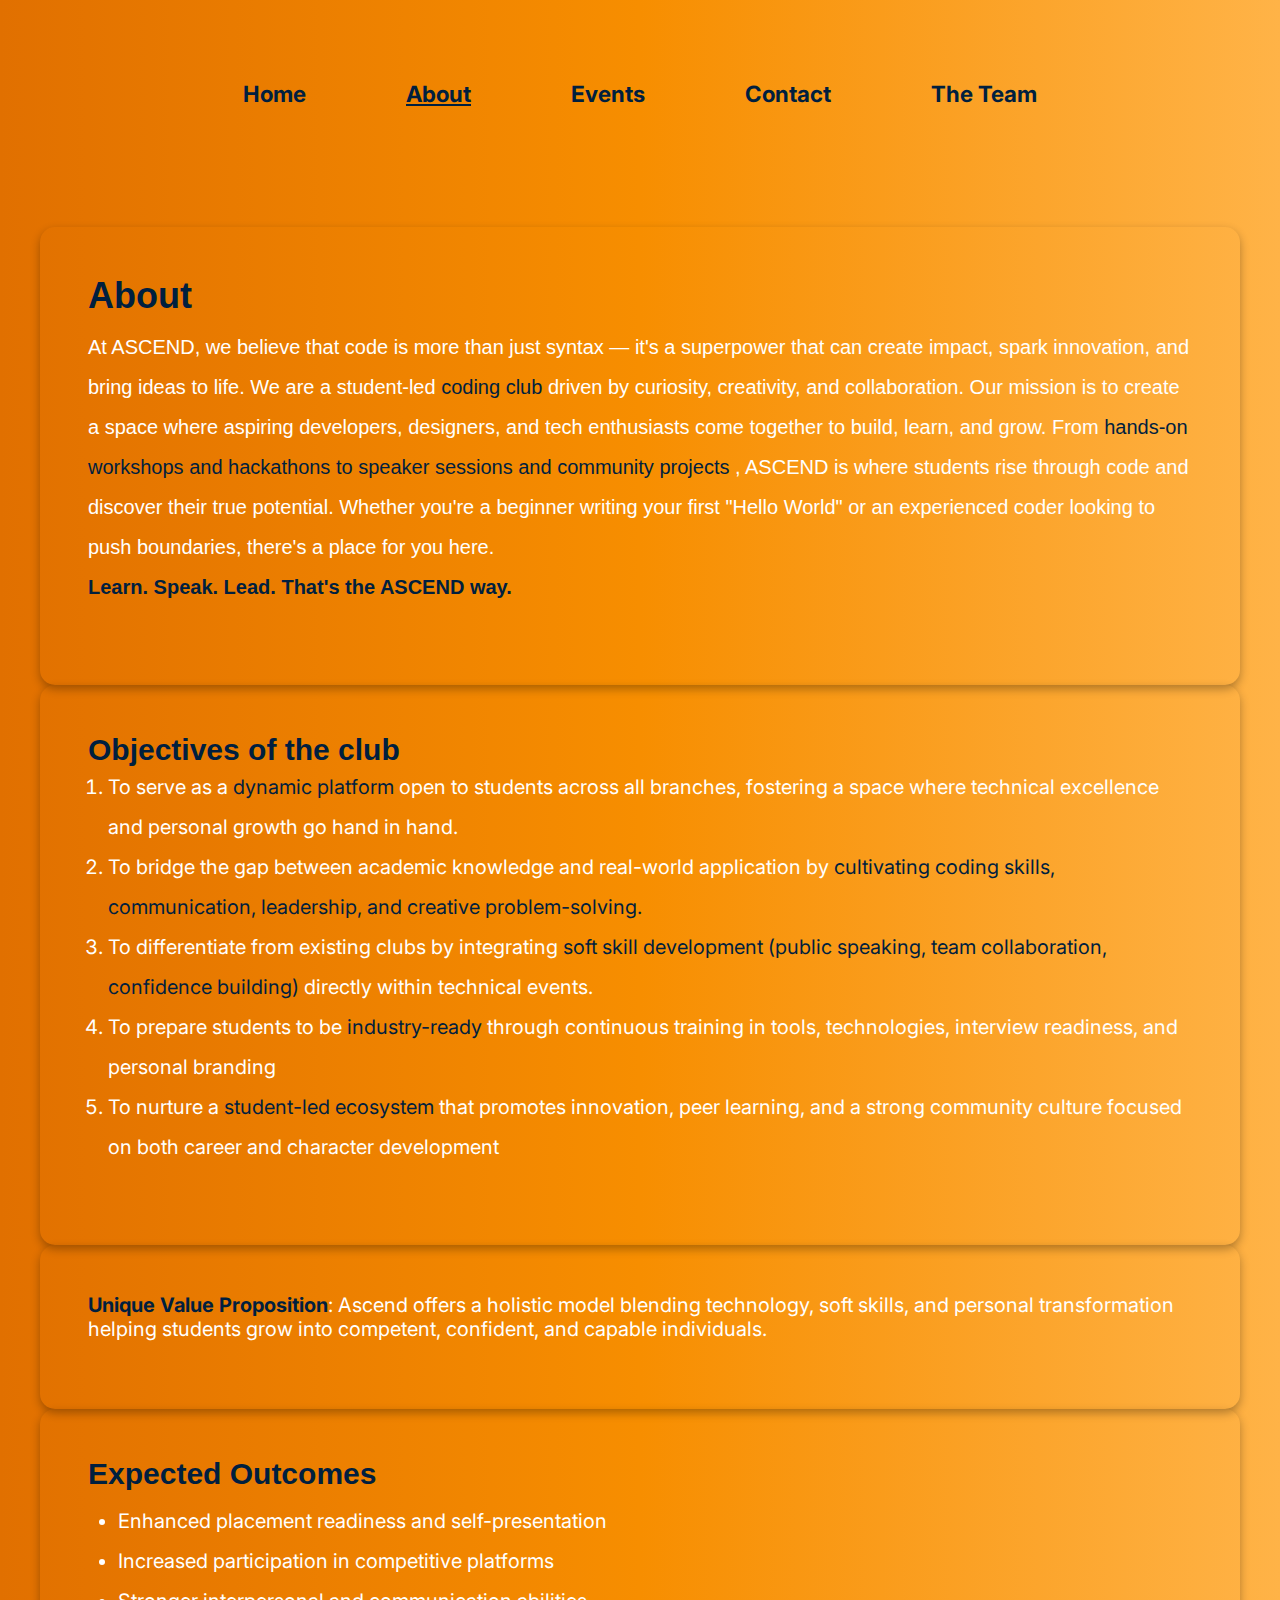
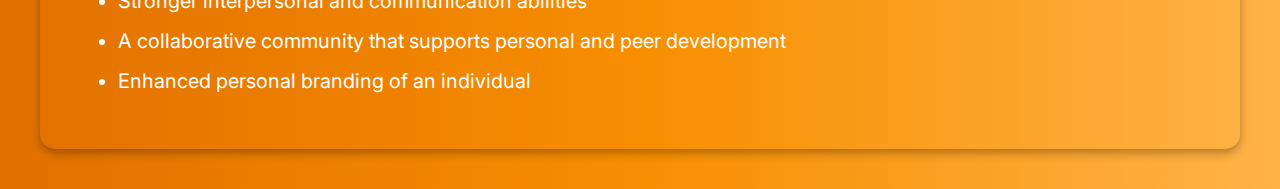
<file: about.html>
<!DOCTYPE html>
<html lang="en">
  <head>
    <meta charset="UTF-8" />
    <meta name="viewport" content="width=device-width, initial-scale=1.0" />
    <title>About Ascend</title>
    <link rel="stylesheet" href="about.css" />
  </head>
  <body>
    <header>
      <div class="nav-container">
        <nav class="navbar">
          <ul class="nav-links">
            <li><a href="index.html">Home</a></li>
            <li><a href="about.html" class="active">About</a></li>
            <li><a href="events.html">Events</a></li>
            <li><a href="contact.html">Contact</a></li>
            <li><a href="AboutUs.html">The Team</a></li>
          </ul>
        </nav>
      </div>
    </header>
    <main class="about-section">
      <div class="card">
        <h1>About</h1>
        <p class="intro">
          At ASCEND, we believe that code is more than just syntax — it's a
          superpower that can create impact, spark innovation, and bring ideas
          to life. We are a student-led
          <span class="highlight"> coding club </span>driven by curiosity,
          creativity, and collaboration. Our mission is to create a space where
          aspiring developers, designers, and tech enthusiasts come together to
          build, learn, and grow. From
          <span class="highlight">
            hands-on workshops and hackathons to speaker sessions and community
            projects </span
          >, ASCEND is where students rise through code and discover their true
          potential. Whether you're a beginner writing your first "Hello World"
          or an experienced coder looking to push boundaries, there's a place
          for you here. <br /><span class="highlight"
            ><strong>Learn. Speak. Lead. That's the ASCEND way.</strong></span
          >
        </p>
      </div>

      <div class="card">
        <h2 class="obj">Objectives of the club</h2>
        <ol class="objectives">
          <li>
            To serve as a <span class="highlight"> dynamic platform</span> open
            to students across all branches, fostering a space where technical
            excellence and personal growth go hand in hand.
          </li>
          <li>
            To bridge the gap between academic knowledge and real-world
            application by
            <span class="highlight">
              cultivating coding skills, communication, leadership, and creative
              problem-solving.</span
            >
          </li>
          <li>
            To differentiate from existing clubs by integrating
            <span class="highlight"
              >soft skill development (public speaking, team collaboration,
              confidence building)</span
            >
            directly within technical events.
          </li>
          <li>
            To prepare students to be
            <span class="highlight">industry-ready</span> through continuous
            training in tools, technologies, interview readiness, and personal
            branding
          </li>
          <li>
            To nurture a
            <span class="highlight">student-led ecosystem</span> that promotes
            innovation, peer learning, and a strong community culture focused on
            both career and character development
          </li>
        </ol>
      </div>

      <div class="card">
        <p class="uvp">
          <b>Unique Value Proposition</b>: Ascend offers a holistic model
          blending technology, soft skills, and personal transformation helping
          students grow into competent, confident, and capable individuals.
        </p>
      </div>

      <div class="card">
        <h3>Expected Outcomes</h3>
        <ul class="outcomes">
          <li>Enhanced placement readiness and self-presentation</li>
          <li>Increased participation in competitive platforms</li>
          <li>Stronger interpersonal and communication abilities</li>
          <li>
            A collaborative community that supports personal and peer
            development
          </li>
          <li>Enhanced personal branding of an individual</li>
        </ul>
      </div>
    </main>
  </body>
</html>
</file>
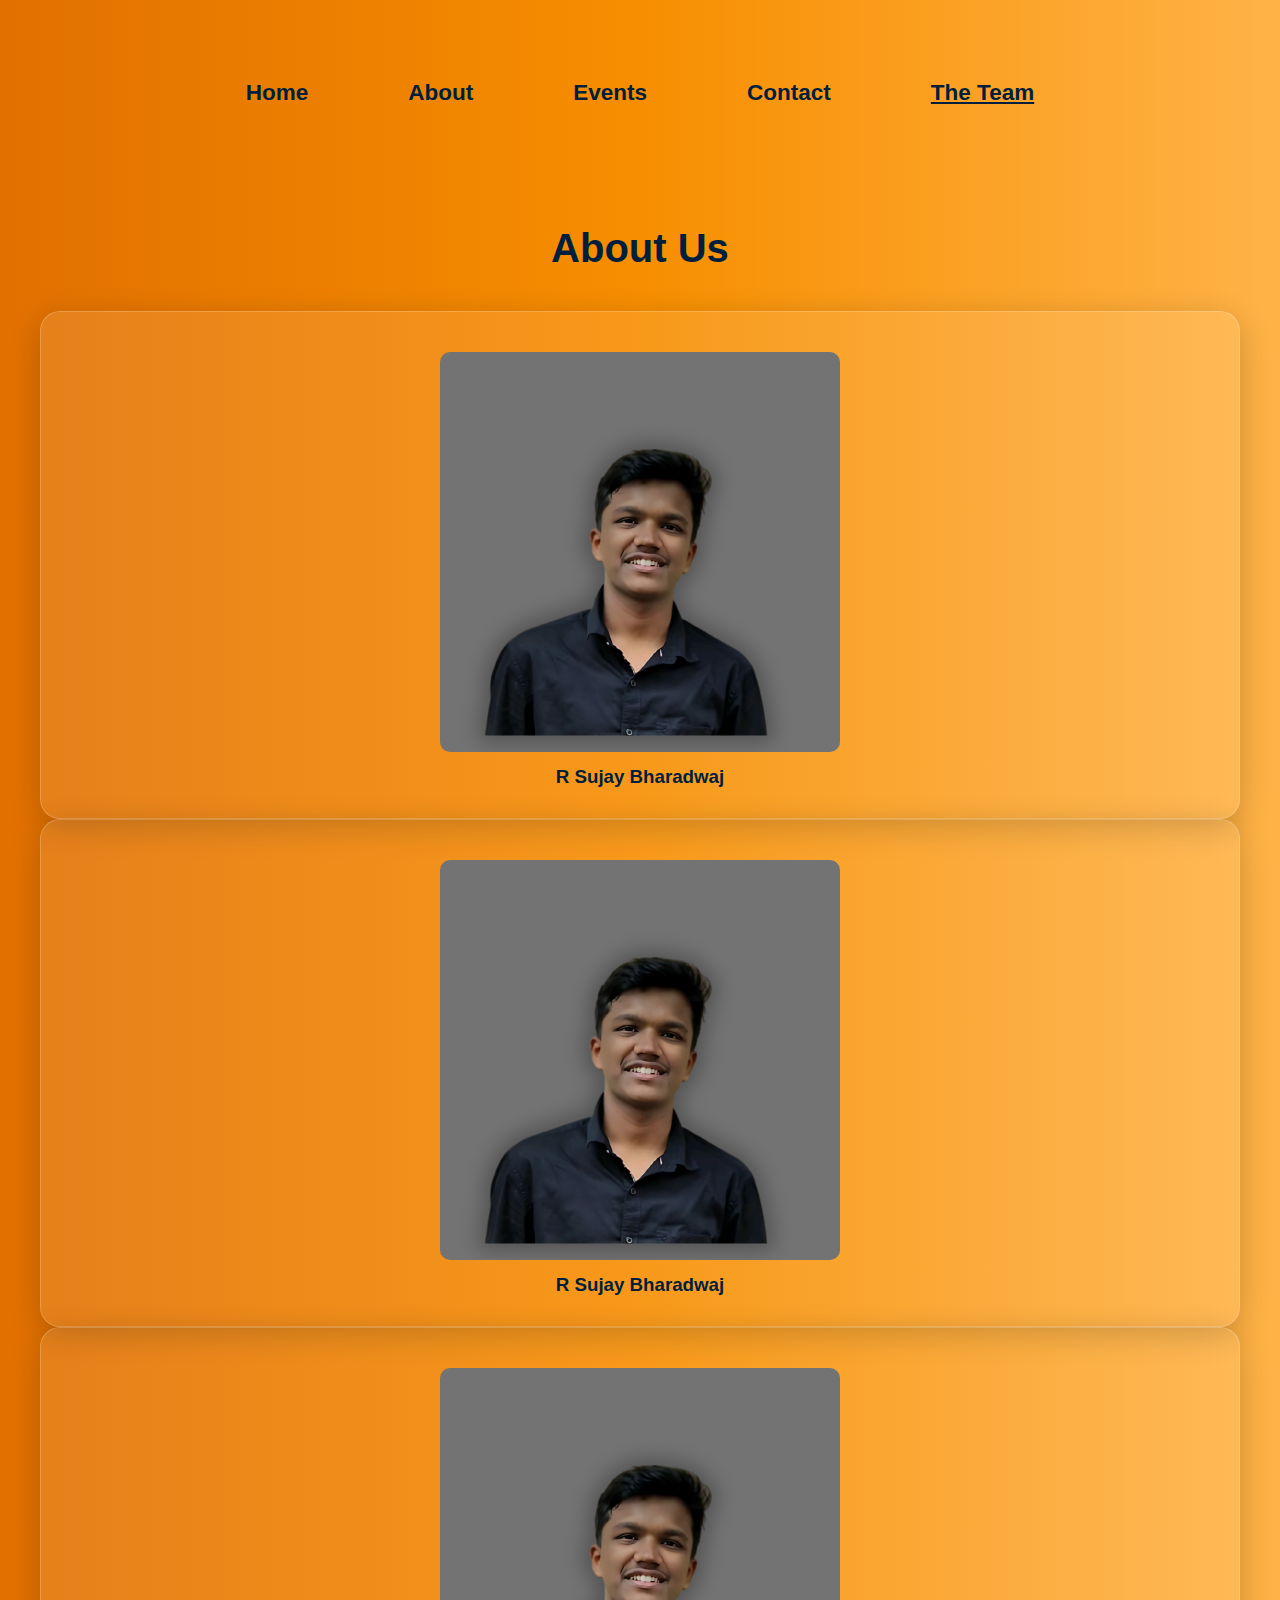
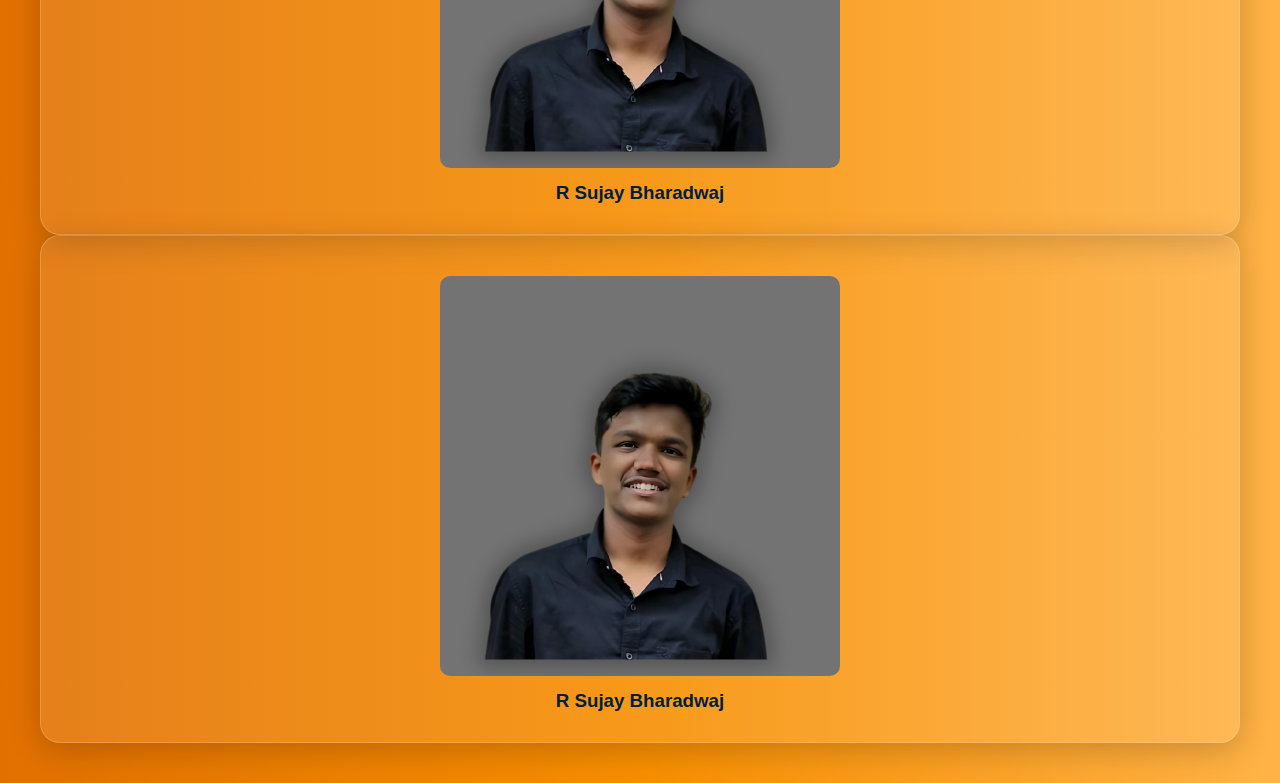
<file: AboutUs.html>
<!DOCTYPE html>
<html lang="en">
  <head>
    <meta charset="UTF-8" />
    <meta name="viewport" content="width=device-width, initial-scale=1.0" />
    <title>About Ascend</title>
    <link rel="stylesheet" href="AboutUs.css" />
  </head>
  <body>
    <header>
      <div class="nav-container">
        <nav class="navbar">
          <ul class="nav-links">
            <li><a href="index.html">Home</a></li>
            <li><a href="about.html">About</a></li>
            <li><a href="events.html">Events</a></li>
            <li><a href="contact.html">Contact</a></li>
            <li><a href="AboutUs.html" class="active">The Team</a></li>
          </ul>
        </nav>
      </div>
    </header>
    <div class="container">
        <h1 class="page-title">About Us</h1>
                <div class="team-card">
                    <div class="photo-suj" ><img src="/linkedin profile pic.jpg" alt=""></div>
                    <h3 class="team-name">R Sujay Bharadwaj</h3>
                </div>
                <div class="team-card">
                    <div class="photo-suj"><img src="/linkedin profile pic.jpg" alt=""></div>
                    <h3 class="team-name">R Sujay Bharadwaj</h3>
                </div>
                <div class="team-card">
                    <div class="photo-suj"><img src="/linkedin profile pic.jpg" alt=""></div>
                    <h3 class="team-name">R Sujay Bharadwaj</h3>
                </div>
                <div class="team-card">
                    <div class="photo-suj"><img src="/linkedin profile pic.jpg" alt=""></div>
                    <h3 class="team-name">R Sujay Bharadwaj</h3>
                </div>
            </div>
        </div>

        </div>
    </div>
  </body>
</html>
</file>
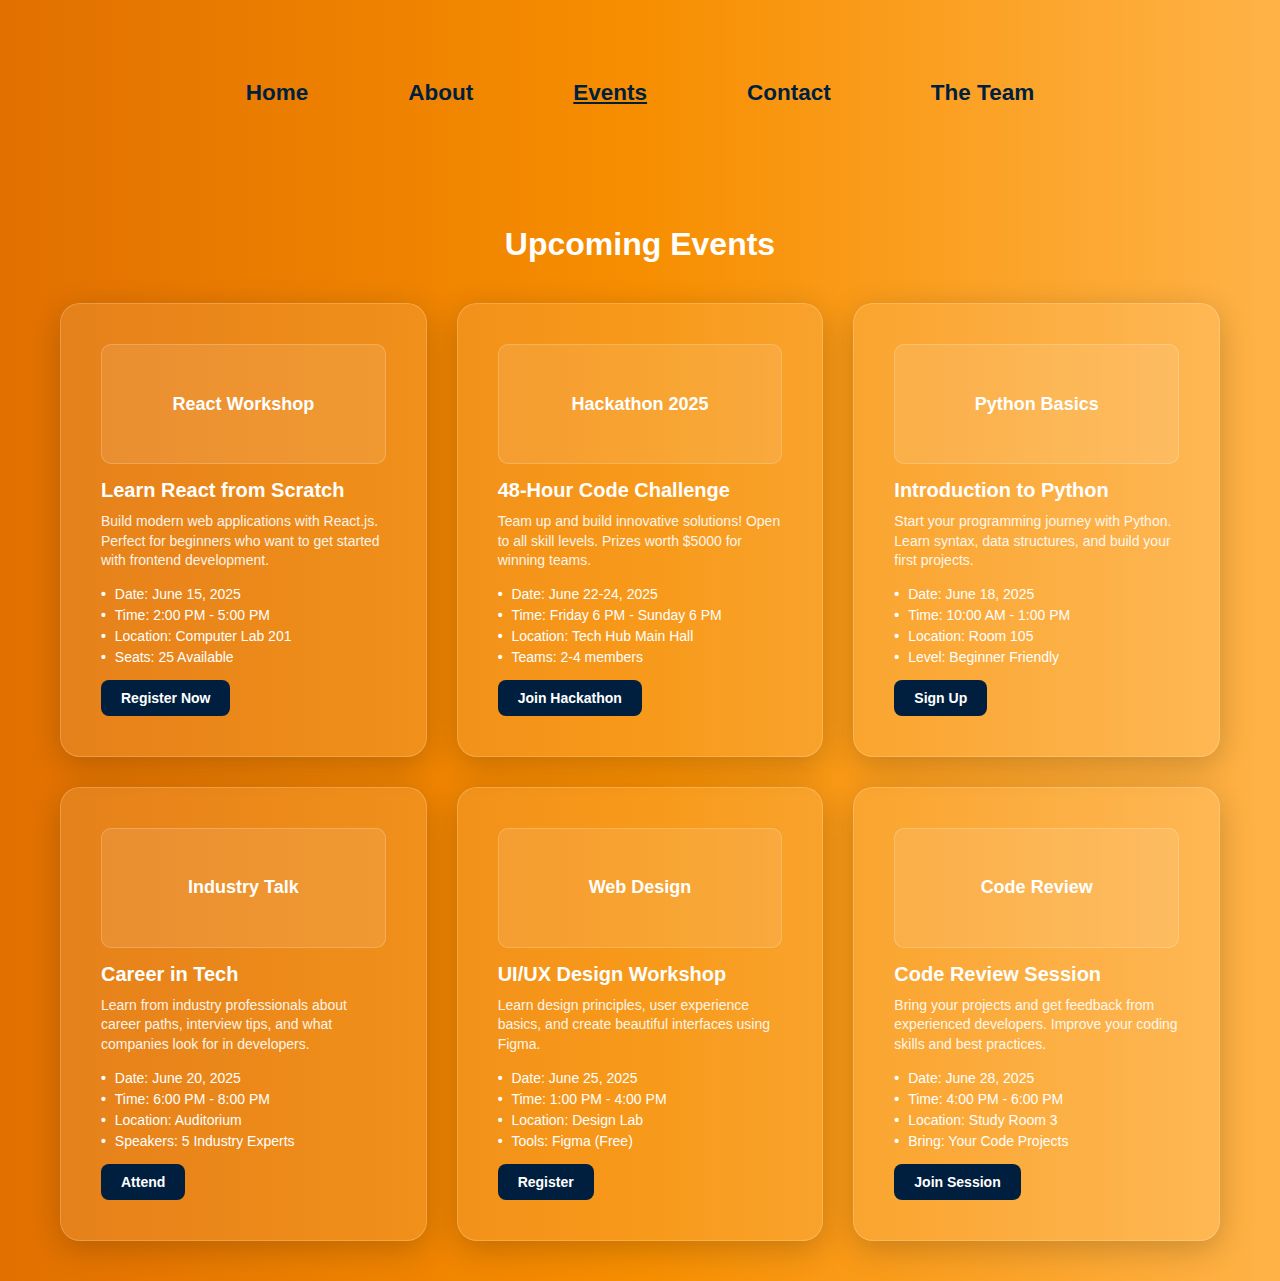
<file: events.html>
<!DOCTYPE html>
<html lang="en">
  <head>
    <meta charset="UTF-8" />
    <meta name="viewport" content="width=device-width, initial-scale=1.0" />
    <title>Events</title>
    <link rel="stylesheet" href="events.css" />
  </head>
  <body>
    <header>
      <div class="nav-container">
        <nav class="navbar">
          <ul class="nav-links">
            <li><a href="index.html">Home</a></li>
            <li><a href="about.html">About</a></li>
            <li><a href="events.html" class="active">Events</a></li>
            <li><a href="contact.html">Contact</a></li>
            <li><a href="AboutUs.html">The Team</a></li>
          </ul>
        </nav>
      </div>
    </header>

    <main>
      <h2 class="section-title">Upcoming Events</h2>
      <section class="events-container">
        <div class="event-card">
          <div class="event-banner">React Workshop</div>
          <div class="event-name">Learn React from Scratch</div>
          <div class="event-description">
            Build modern web applications with React.js. Perfect for beginners
            who want to get started with frontend development.
          </div>
          <ul class="event-details">
            <li>Date: June 15, 2025</li>
            <li>Time: 2:00 PM - 5:00 PM</li>
            <li>Location: Computer Lab 201</li>
            <li>Seats: 25 Available</li>
          </ul>
          <button class="register-btn">Register Now</button>
        </div>

        <div class="event-card">
          <div class="event-banner">Hackathon 2025</div>
          <div class="event-name">48-Hour Code Challenge</div>
          <div class="event-description">
            Team up and build innovative solutions! Open to all skill levels.
            Prizes worth $5000 for winning teams.
          </div>
          <ul class="event-details">
            <li>Date: June 22-24, 2025</li>
            <li>Time: Friday 6 PM - Sunday 6 PM</li>
            <li>Location: Tech Hub Main Hall</li>
            <li>Teams: 2-4 members</li>
          </ul>
          <button class="register-btn">Join Hackathon</button>
        </div>

        <div class="event-card">
          <div class="event-banner">Python Basics</div>
          <div class="event-name">Introduction to Python</div>
          <div class="event-description">
            Start your programming journey with Python. Learn syntax, data
            structures, and build your first projects.
          </div>
          <ul class="event-details">
            <li>Date: June 18, 2025</li>
            <li>Time: 10:00 AM - 1:00 PM</li>
            <li>Location: Room 105</li>
            <li>Level: Beginner Friendly</li>
          </ul>
          <button class="register-btn">Sign Up</button>
        </div>

        <div class="event-card">
          <div class="event-banner">Industry Talk</div>
          <div class="event-name">Career in Tech</div>
          <div class="event-description">
            Learn from industry professionals about career paths, interview
            tips, and what companies look for in developers.
          </div>
          <ul class="event-details">
            <li>Date: June 20, 2025</li>
            <li>Time: 6:00 PM - 8:00 PM</li>
            <li>Location: Auditorium</li>
            <li>Speakers: 5 Industry Experts</li>
          </ul>
          <button class="register-btn">Attend</button>
        </div>

        <div class="event-card">
          <div class="event-banner">Web Design</div>
          <div class="event-name">UI/UX Design Workshop</div>
          <div class="event-description">
            Learn design principles, user experience basics, and create
            beautiful interfaces using Figma.
          </div>
          <ul class="event-details">
            <li>Date: June 25, 2025</li>
            <li>Time: 1:00 PM - 4:00 PM</li>
            <li>Location: Design Lab</li>
            <li>Tools: Figma (Free)</li>
          </ul>
          <button class="register-btn">Register</button>
        </div>

        <div class="event-card">
          <div class="event-banner">Code Review</div>
          <div class="event-name">Code Review Session</div>
          <div class="event-description">
            Bring your projects and get feedback from experienced developers.
            Improve your coding skills and best practices.
          </div>
          <ul class="event-details">
            <li>Date: June 28, 2025</li>
            <li>Time: 4:00 PM - 6:00 PM</li>
            <li>Location: Study Room 3</li>
            <li>Bring: Your Code Projects</li>
          </ul>
          <button class="register-btn">Join Session</button>
        </div>
      </section>
    </main>
  </body>
</html>
</file>
<file: about.css>
@import url("https://fonts.googleapis.com/css2?family=Inter:ital,opsz,wght@0,14..32,100..900;1,14..32,100..900&display=swap");

* {
  margin: 0;
  padding: 0;
  /* box-sizing: border-box; */
}

body {
  background: linear-gradient(to right, #e17000, #f78e00, #ffb347);
  color: #001f3f;
}
body {
  font-family: "Inter", sans-serif;
}

h1,
h2,
h3 {
  font-family: "Poppins", sans-serif;
}

.nav-container {
  display: flex;
  justify-content: center;
  align-items: center;
}
.navbar {
  font-size: 22.5px;
  display: flex;
  justify-content: space-between;
  align-items: center;
  padding: 80px 50px;
}

.nav-links {
  font-family: "Inter", sans-serif;
  list-style: none;
  display: flex;
  gap: 100px;
  transition: all 0.3s ease;
}

.nav-links a {
  text-decoration: none;
  font-weight: bold;
  color: #001f3f;
}
.nav-links a:hover {
  color: white;
  /* transform: scale(1.1); */
  transition: all 0.3s ease;
  transform: scaleZ(1.1);
}

.nav-links a.active {
  text-decoration: underline;
}
/* 
.logo {
  max-width: 80px;
  height: auto;
  padding: 0;
  margin: 0 40px;
  cursor: pointer;
} */

.about-section {
  padding: 40px 60px;
}

.about-section h1 {
  font-size: 36px;
  margin-bottom: 10px;
  color: #001f3f;
}

.about-section .intro {
  max-width: auto;
  font-size: 20px;
  margin-bottom: 30px;
  color: white;
  font-family: poppins, sans-serif;
  font-weight: 500;
  line-height: 40px;
}

.about-section h2 {
  font-size: 30px;
  color: #001f3f;
}

.about-section ol.objectives {
  padding-left: 20px;
  margin-bottom: 30px;
  font-size: 20px;
  color: white;
  line-height: 40px;
}

.about-section .uvp {
  color: white;
  font-size: 20px;
  margin-bottom: 20px;
}

.about-section h3 {
  font-size: 30px;
  color: #001f3f;
  margin-bottom: 10px;
}

.about-section ul.outcomes {
  list-style: disc;
  padding-left: 30px;
  font-size: 20px;
  color: white;
  line-height: 40px;
}
.highlight {
  color: #001f3f;
}

.about-section {
  padding: 40px;
  border-radius: 17px;
}
.card {
  box-shadow: 0 4px 10px rgba(0, 0, 0, 0.3);
  border-radius: 15px;
  padding: 3rem;
  transition: transform 0.5s ease;
}
.card:hover {
  transform: translateY(-5px);
  border: #001f3f;
}
.uvp b {
  color: #001f3f;
}
</file>
<file: AboutUs.css>
@import url("https://fonts.googleapis.com/css2?family=Inter:ital,opsz,wght@0,14..32,100..900;1,14..32,100..900&display=swap");

* {
  margin: 0;
  padding: 0;
  /* box-sizing: border-box; */
  font-family: "Poppins", sans-serif;
}

body {
  background: linear-gradient(to right, #e17000, #f78e00, #ffb347);
  color: #001f3f;
}

.nav-container {
  display: flex;
  justify-content: center;
  align-items: center;
}
.navbar {
  font-family: poppins, sans-serif;
  font-size: 22.5px;
  display: flex;
  justify-content: space-between;
  align-items: center;
  padding: 80px 50px;
}

.nav-links {
  font-family: "Inter", sans-serif;
  list-style: none;
  display: flex;
  gap: 100px;
  transition: all 0.3s ease;
}

.nav-links a {
  text-decoration: none;
  font-weight: bold;
  color: #001f3f;
}
.nav-links a:hover {
  color: white;
  /* transform: scale(1.1); */
  transition: all 0.3s ease;
  transform: scaleZ(1.1);
}

.nav-links a.active {
  text-decoration: underline;
}
/* 
.logo {
  max-width: 80px;
  height: auto;
  padding: 0;
  margin: 0 40px;
  cursor: pointer;
} */
.container {
  max-width: 1200px;
  margin: 0 auto;
  padding: 40px 20px;
}

.page-title {
  text-align: center;
  font-size: 2.5rem;
  margin-bottom: 40px;
  font-weight: bold;
}

.team-card {
  background: rgba(255, 255, 255, 0.1);
  border-radius: 20px;
  padding: 30px;
  box-shadow: 0 8px 32px rgba(0, 0, 0, 0.2);
  border: 1px solid rgba(255, 255, 255, 0.2);
  text-align: center;
  transition: transform 0.3s ease;
  margin-top: auto;
}

img {
  border-radius: 20px;
  padding: 10px;
}

@media (max-width: 768px) {
  .navbar {
    flex-wrap: wrap;
    gap: 20px;
  }

  .page-title {
    font-size: 2rem;
  }

  .intro-section,
  .team-card,
  .mission-card,
  .stats-section {
    padding: 25px;
  }

  .team-grid {
    grid-template-columns: 1fr;
  }

  .intro-title {
    font-size: 1.5rem;
  }

  .intro-text {
    font-size: 16px;
  }
}
</file>
<file: events.css>
* {
  margin: 0;
  padding: 0;
  box-sizing: border-box;
  font-family: "Inter", sans-serif;
}

body {
  background: linear-gradient(to right, #e17000, #f78e00, #ffb347);
  color: #001f3f;
}

.nav-container {
  display: flex;
  justify-content: center;
  align-items: center;
}

.navbar {
  font-size: 22.5px;
  display: flex;
  justify-content: space-between;
  align-items: center;
  padding: 80px 50px;
}

.nav-links {
  font-family: "Inter", sans-serif;
  list-style: none;
  display: flex;
  gap: 100px;
  transition: all 0.3s ease;
}

.nav-links a {
  text-decoration: none;
  font-weight: bold;
  color: #001f3f;
}

.nav-links a:hover {
  color: white;
  transition: all 0.3s ease;
}

.nav-links a.active {
  text-decoration: underline;
}

main {
  background: linear-gradient(to right, #e17000, #f78e00, #ffb347);
  padding: 40px 20px;
  min-height: calc(100vh - 200px);
}

.section-title {
  text-align: center;
  margin-bottom: 40px;
  font-size: 32px;
  color: #fff;
  font-weight: bold;
}

.events-container {
  display: grid;
  grid-template-columns: repeat(auto-fit, minmax(300px, 1fr));
  gap: 30px;
  max-width: 1200px;
  margin: 0 auto;
  padding: 0 20px;
}

.event-card {
  background: rgba(255, 255, 255, 0.1);
  border-radius: 20px;
  padding: 40px;
  box-shadow: 0 8px 32px rgba(0, 0, 0, 0.2);
  border: 1px solid rgba(255, 255, 255, 0.2);
}

.event-card:hover {
  transform: translateY(-5px);
}

.event-banner {
  background: rgba(255, 255, 255, 0.1);
  height: 120px;
  display: flex;
  justify-content: center;
  align-items: center;
  color: #fff;
  border: 1px solid rgba(255, 255, 255, 0.2);

  border-radius: 10px;
  margin-bottom: 15px;
  font-size: 18px;
  font-weight: bold;
}

.event-name {
  font-weight: bold;
  color: #fff;
  font-size: 20px;
  margin-bottom: 10px;
}

.event-description {
  color: #fff;
  font-size: 14px;
  margin-bottom: 15px;
  line-height: 1.4;
  opacity: 0.9;
}

.event-details {
  list-style: none;
  padding: 0;
  color: #fff;
  margin-bottom: 15px;
}

.event-details li {
  margin-bottom: 5px;
  font-size: 14px;
}

.event-details li:before {
  content: "• ";
  font-weight: bold;
  margin-right: 5px;
}

.register-btn {
  background-color: #001f3f;
  color: white;
  padding: 10px 20px;
  border: none;
  border-radius: 8px;
  cursor: pointer;
  font-weight: bold;
  font-size: 14px;
  transition: all 0.3s ease;
}

.register-btn:hover {
  background: linear-gradient(to right, #e17000, #f78e00, #ffb347);
  color: #001f3f;
  transform: translateY(-2px);
  box-shadow: 0 5px 15px rgba(0, 0, 0, 0.3);
}

@media (max-width: 768px) {
  .navbar {
    padding: 40px 20px;
  }

  .nav-links {
    gap: 40px;
    font-size: 18px;
  }

  .events-container {
    grid-template-columns: 1fr;
    gap: 20px;
  }

  .section-title {
    font-size: 24px;
  }
}
</file>
